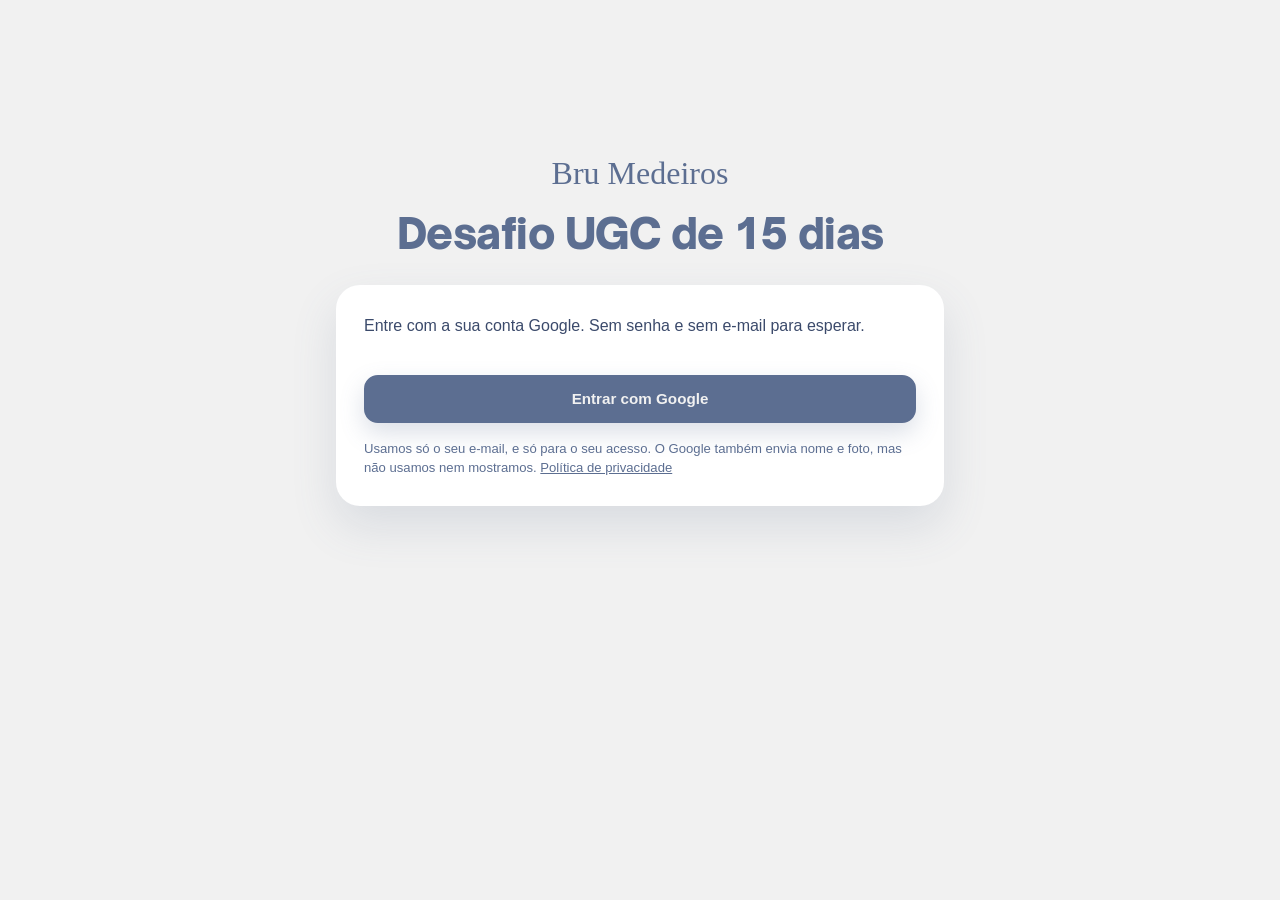
<file: index.html>
<!DOCTYPE html>
<html lang="pt-BR">
<head>
<meta charset="UTF-8">
<meta name="viewport" content="width=device-width, initial-scale=1">
<meta http-equiv="Content-Security-Policy" content="default-src 'self'; script-src 'self'; style-src 'self' https://fonts.googleapis.com; font-src 'self' https://fonts.gstatic.com; img-src 'self' data:; connect-src 'self' https://*.supabase.co; frame-src https://www.youtube-nocookie.com; base-uri 'self'; form-action 'none'">
<meta name="robots" content="noindex, nofollow">
<meta name="theme-color" content="#f1f1f1">
<title>Desafio UGC de 15 dias</title>
<link rel="icon" type="image/png" href="favicon.png">
<link rel="preconnect" href="https://fonts.googleapis.com">
<link rel="preconnect" href="https://fonts.gstatic.com" crossorigin>
<link href="https://fonts.googleapis.com/css2?family=Montserrat:wght@400;500;600;700&family=Pinyon+Script&display=swap" rel="stylesheet">
<link rel="preload" as="font" type="font/woff2" href="fonts/open-sauce-sans-900.woff2" crossorigin>
<link rel="stylesheet" href="css/app.css">
</head>
<body>
<a class="pular" href="#principal">Pular para o conteúdo</a>
<header class="topbar" id="topbar">
  <button class="btn-menu" id="btn-menu" type="button" aria-expanded="false" aria-controls="menu">Menu</button>
  <span class="topbar-titulo" id="topbar-titulo"></span>
  <span class="topbar-prog" id="topbar-prog"></span>
</header>
<aside class="menu" id="menu" aria-label="Menu do desafio"></aside>
<div class="menu-fundo" id="menu-fundo"></div>
<main id="principal" tabindex="-1">
  <p class="carregando" id="carregando">Carregando…</p>
</main>
<div id="aviso" class="aviso" role="status" aria-live="polite" hidden></div>
<script src="js/supabase.js"></script>
<script src="js/config.js"></script>
<script type="module" src="js/app.js"></script>
</body>
</html>
</file>
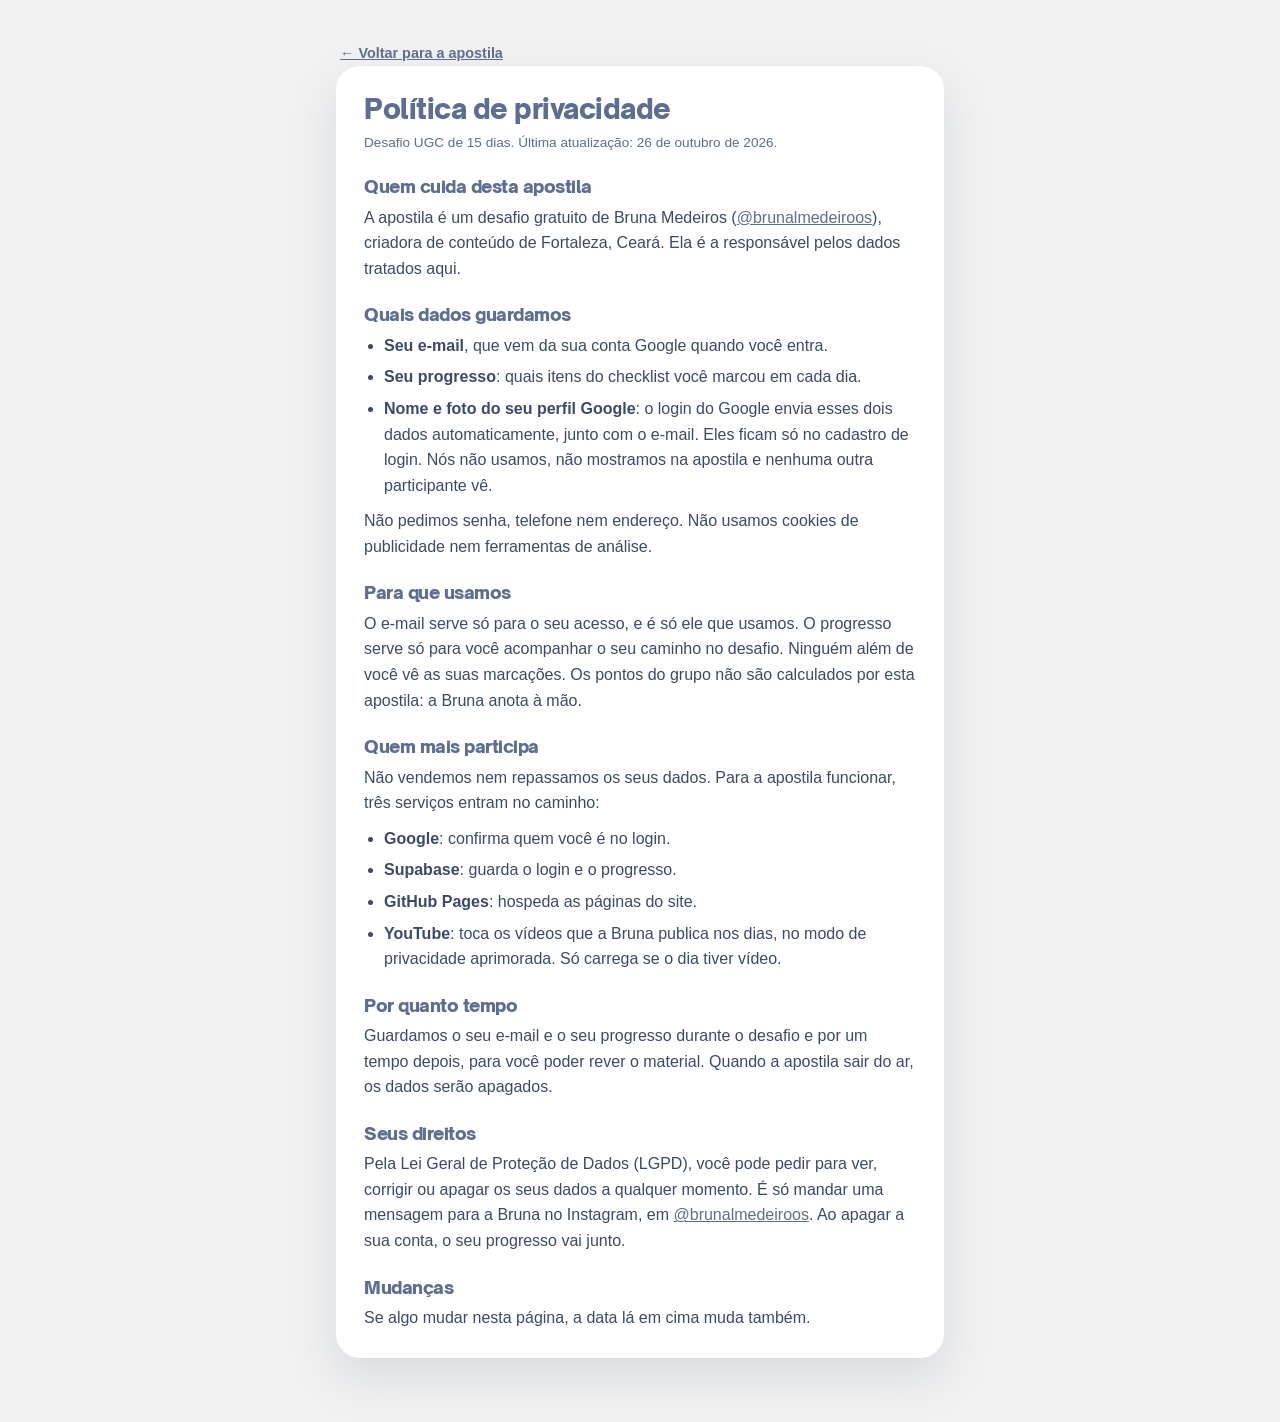
<file: privacidade.html>
<!DOCTYPE html>
<html lang="pt-BR">
<head>
<meta charset="UTF-8">
<meta name="viewport" content="width=device-width, initial-scale=1">
<meta http-equiv="Content-Security-Policy" content="default-src 'self'; style-src 'self' https://fonts.googleapis.com; font-src 'self' https://fonts.gstatic.com; img-src 'self' data:; base-uri 'self'; form-action 'none'">
<meta name="robots" content="noindex, nofollow">
<meta name="theme-color" content="#f1f1f1">
<title>Privacidade: Desafio UGC de 15 dias</title>
<link rel="icon" type="image/png" href="favicon.png">
<link rel="preconnect" href="https://fonts.googleapis.com">
<link rel="preconnect" href="https://fonts.gstatic.com" crossorigin>
<link href="https://fonts.googleapis.com/css2?family=Montserrat:wght@400;500;600;700&family=Pinyon+Script&display=swap" rel="stylesheet">
<link rel="stylesheet" href="css/app.css">
</head>
<body>
<main class="texto-legal">
  <a class="btn-texto voltar" href="./">← Voltar para a apostila</a>
  <article class="card">
    <h1>Política de privacidade</h1>
    <p class="atualizado">Desafio UGC de 15 dias. Última atualização: 26 de outubro de 2026.</p>

    <h2>Quem cuida desta apostila</h2>
    <p>A apostila é um desafio gratuito de Bruna Medeiros (<a href="https://www.instagram.com/brunalmedeiroos/" rel="noopener noreferrer">@brunalmedeiroos</a>), criadora de conteúdo de Fortaleza, Ceará. Ela é a responsável pelos dados tratados aqui.</p>

    <h2>Quais dados guardamos</h2>
    <ul>
      <li><strong>Seu e-mail</strong>, que vem da sua conta Google quando você entra.</li>
      <li><strong>Seu progresso</strong>: quais itens do checklist você marcou em cada dia.</li>
      <li><strong>Nome e foto do seu perfil Google</strong>: o login do Google envia esses dois dados automaticamente, junto com o e-mail. Eles ficam só no cadastro de login. Nós não usamos, não mostramos na apostila e nenhuma outra participante vê.</li>
    </ul>
    <p>Não pedimos senha, telefone nem endereço. Não usamos cookies de publicidade nem ferramentas de análise.</p>

    <h2>Para que usamos</h2>
    <p>O e-mail serve só para o seu acesso, e é só ele que usamos. O progresso serve só para você acompanhar o seu caminho no desafio. Ninguém além de você vê as suas marcações. Os pontos do grupo não são calculados por esta apostila: a Bruna anota à mão.</p>

    <h2>Quem mais participa</h2>
    <p>Não vendemos nem repassamos os seus dados. Para a apostila funcionar, três serviços entram no caminho:</p>
    <ul>
      <li><strong>Google</strong>: confirma quem você é no login.</li>
      <li><strong>Supabase</strong>: guarda o login e o progresso.</li>
      <li><strong>GitHub Pages</strong>: hospeda as páginas do site.</li>
      <li><strong>YouTube</strong>: toca os vídeos que a Bruna publica nos dias, no modo de privacidade aprimorada. Só carrega se o dia tiver vídeo.</li>
    </ul>

    <h2>Por quanto tempo</h2>
    <p>Guardamos o seu e-mail e o seu progresso durante o desafio e por um tempo depois, para você poder rever o material. Quando a apostila sair do ar, os dados serão apagados.</p>

    <h2>Seus direitos</h2>
    <p>Pela Lei Geral de Proteção de Dados (LGPD), você pode pedir para ver, corrigir ou apagar os seus dados a qualquer momento. É só mandar uma mensagem para a Bruna no Instagram, em <a href="https://www.instagram.com/brunalmedeiroos/" rel="noopener noreferrer">@brunalmedeiroos</a>. Ao apagar a sua conta, o seu progresso vai junto.</p>

    <h2>Mudanças</h2>
    <p>Se algo mudar nesta página, a data lá em cima muda também.</p>
  </article>
</main>
</body>
</html>
</file>
<file: css/app.css>
/* Identidade do portfólio brunamedeiros.com: mesmas cores, fontes e raios. */
@font-face {
  font-family: 'Open Sauce Sans';
  src: url('../fonts/open-sauce-sans-900.woff2') format('woff2');
  font-weight: 900;
  font-style: normal;
  font-display: swap;
}

:root {
  --blue-light: #9cbbd8;
  --blue-dark: #5c6e91;
  --ink: #3b4a6b;
  --butter: #f5e1b4;
  --offwhite: #f1f1f1;
  --white: #ffffff;
  --linha: rgba(92, 110, 145, 0.16);
  --shadow-soft: 0 20px 45px rgba(92, 110, 145, 0.16);
  --shadow-hard: 0 10px 24px rgba(92, 110, 145, 0.22);
  --erro: #a3392f;

  --font-display: 'Open Sauce Sans', 'Montserrat', sans-serif;
  --font-body: 'Montserrat', sans-serif;
  --font-script: 'Pinyon Script', cursive;
}

* { box-sizing: border-box; margin: 0; padding: 0; }

html { -webkit-text-size-adjust: 100%; }

body {
  font-family: var(--font-body);
  font-size: 1rem;
  line-height: 1.6;
  color: var(--ink);
  background: var(--offwhite);
  min-height: 100vh;
  -webkit-font-smoothing: antialiased;
}

main {
  width: 100%;
  max-width: 640px;
  margin: 0 auto;
  padding: 24px 16px 64px;
  outline: none;
}

h1, h2, h3 {
  font-family: var(--font-display);
  font-weight: 900;
  letter-spacing: -0.5px;
  line-height: 1.1;
  color: var(--blue-dark);
}
h1 { font-size: clamp(1.9rem, 8vw, 2.6rem); }
h2 { font-size: 1.35rem; }

a { color: var(--blue-dark); }
ul { list-style: none; }

.pular {
  position: absolute; left: -999px; top: 8px;
  background: var(--blue-dark); color: var(--offwhite);
  padding: 10px 14px; border-radius: 10px; z-index: 10;
}
.pular:focus { left: 8px; }

:focus-visible { outline: 3px solid var(--blue-dark); outline-offset: 3px; border-radius: 6px; }

.carregando { text-align: center; padding: 80px 0; color: var(--blue-dark); font-weight: 600; }

/* ---------- Card ---------- */
.card {
  background: var(--white);
  border-radius: 24px;
  box-shadow: var(--shadow-soft);
  padding: 24px 20px;
}
.card + .card { margin-top: 16px; }

/* ---------- Botões ---------- */
.btn {
  display: inline-flex; align-items: center; justify-content: center; gap: 8px;
  min-height: 48px;
  font-family: var(--font-body); font-weight: 700; font-size: 0.95rem;
  padding: 12px 24px; border-radius: 14px; border: 2px solid var(--blue-dark);
  background: transparent; color: var(--blue-dark);
  cursor: pointer; text-decoration: none; text-align: center;
  transition: transform 0.25s ease, box-shadow 0.25s ease, background 0.25s ease, color 0.25s ease;
}
.btn:hover { background: var(--blue-dark); color: var(--offwhite); transform: translateY(-2px); }
.btn-primario { background: var(--blue-dark); color: var(--offwhite); box-shadow: var(--shadow-hard); }
.btn-primario:hover { box-shadow: 0 16px 30px rgba(92, 110, 145, 0.3); }
.btn[disabled], .btn[aria-disabled='true'] {
  opacity: 0.5; cursor: not-allowed; transform: none; background: transparent; color: var(--blue-dark); box-shadow: none;
}
.btn-bloco { width: 100%; }
.btn-texto {
  background: none; border: none; min-height: 44px; padding: 8px 4px;
  font: inherit; font-weight: 600; font-size: 0.9rem; color: var(--blue-dark); cursor: pointer; text-decoration: underline;
}

/* ---------- Login ---------- */
.login { padding-top: 12vh; text-align: center; }
.marca { font-family: var(--font-script); font-size: 2rem; color: var(--blue-dark); margin-bottom: 12px; }
.login h1 { margin-bottom: 16px; }
.login .card { text-align: left; margin-top: 28px; }
.login .card p { margin-bottom: 20px; }
.privacidade { font-size: 0.82rem; line-height: 1.5; color: var(--blue-dark); margin: 16px 0 0 !important; }

/* ---------- Topo / progresso ---------- */
.topo { display: flex; align-items: center; justify-content: space-between; gap: 12px; margin-bottom: 20px; }
.topo .marca { font-size: 1.6rem; margin: 0; }


/* ---------- Lista de dias ---------- */
.lista-dias { margin-top: 16px; padding: 8px 8px; }
.dia-item {
  display: flex; align-items: center; gap: 14px; width: 100%;
  min-height: 60px; padding: 10px 12px;
  background: none; border: none; border-radius: 14px; text-align: left;
  font: inherit; color: inherit; cursor: pointer; text-decoration: none;
}
.dia-item:hover:not([aria-disabled='true']) { background: var(--offwhite); }
.dia-item + .dia-item { border-top: 1px solid var(--linha); border-radius: 0 0 14px 14px; }
.dia-item[aria-disabled='true'] { cursor: default; color: var(--blue-dark); }
.dia-icone { flex: none; width: 28px; display: flex; justify-content: center; color: var(--blue-dark); font-family: var(--font-display); font-weight: 900; }
.dia-icone svg { width: 22px; height: 22px; }
.dia-texto { flex: 1; min-width: 0; }
.dia-num { display: block; font-size: 0.72rem; font-weight: 700; letter-spacing: 0.06em; text-transform: uppercase; color: var(--blue-dark); }
.dia-titulo { display: block; font-weight: 600; line-height: 1.3; }
.dia-lado { flex: none; font-size: 0.78rem; font-weight: 600; color: var(--blue-dark); text-align: right; }
.dia-item.concluido .dia-titulo { color: var(--blue-dark); }

/* ---------- Página do dia ---------- */
.voltar { margin-bottom: 8px; }
.cabeca-dia { margin: 4px 0 20px; }
.cabeca-dia .dia-num { margin-bottom: 6px; }

.secao h2 { margin-bottom: 12px; }
.secao .rotulo { display: block; font-size: 0.72rem; font-weight: 700; letter-spacing: 0.06em; text-transform: uppercase; color: var(--blue-dark); margin-bottom: 6px; }
.secao p + p { margin-top: 12px; }
.secao .btn { margin-top: 16px; }

.links-estudo li { padding: 12px 0; border-top: 1px solid var(--linha); }
.links-estudo li:first-child { border-top: none; padding-top: 0; }
.links-estudo a, .links-estudo .sem-link { font-weight: 600; }
.links-estudo .sem-link { color: var(--blue-dark); }
.tempo { font-size: 0.88rem; color: var(--blue-dark); margin-bottom: 14px; font-weight: 600; }


.checklist li { border-top: 1px solid var(--linha); }
.checklist li:first-child { border-top: none; }
.check { display: flex; align-items: flex-start; gap: 14px; min-height: 52px; padding: 12px 0; cursor: pointer; }
.check input { flex: none; width: 24px; height: 24px; margin-top: 1px; accent-color: var(--blue-dark); cursor: pointer; }
.check span { flex: 1; }
.opcional { font-size: 0.78rem; font-weight: 600; color: var(--blue-dark); background: var(--offwhite); padding: 2px 8px; border-radius: 8px; margin-left: 6px; white-space: nowrap; }
.nota { font-size: 0.82rem; color: var(--blue-dark); margin-top: 12px; }

.navegacao { display: grid; grid-template-columns: 1fr 1fr; gap: 12px; margin-top: 24px; }
.navegacao .btn { width: 100%; padding-left: 12px; padding-right: 12px; }
.navegacao .prox { grid-column: 2; }
.navegacao .ant { grid-column: 1; }

.fechado { text-align: center; padding: 32px 20px; }
.fechado h1 { font-size: 1.6rem; margin-bottom: 12px; }
.fechado .btn { margin-top: 20px; }

.aviso {
  position: fixed; left: 16px; right: 16px; bottom: 16px; max-width: 480px; margin: 0 auto;
  background: var(--ink); color: var(--offwhite); padding: 14px 16px; border-radius: 14px;
  font-weight: 600; font-size: 0.92rem; box-shadow: var(--shadow-hard); z-index: 20;
}
.aviso.erro { background: var(--erro); }

@media (min-width: 640px) {
  main { padding-top: 40px; }
  .card { padding: 28px 28px; }
  .anel { width: 112px; height: 112px; }
}
@media (prefers-reduced-motion: reduce) {
  * { transition: none !important; }
}

/* ---------- Página de privacidade ---------- */
.texto-legal h1 { font-size: 1.7rem; margin-bottom: 8px; }
.texto-legal h2 { font-size: 1.1rem; margin: 24px 0 8px; }
.texto-legal p + p, .texto-legal ul + p, .texto-legal p + ul { margin-top: 10px; }
.texto-legal ul { padding-left: 20px; list-style: disc; }
.texto-legal li + li { margin-top: 6px; }
.texto-legal .atualizado { font-size: 0.85rem; color: var(--blue-dark); }

.erro-login { background: var(--offwhite); border-left: 4px solid var(--erro); border-radius: 10px; padding: 12px 14px; font-size: 0.9rem; color: var(--erro); font-weight: 600; word-break: break-word; }

/* ---------- Documento do dia ---------- */
.documento { margin-bottom: 8px; }
.documento h3 { font-size: 1.15rem; margin: 22px 0 8px; }
.documento h4 { font-size: 1rem; margin: 18px 0 6px; }
.documento > :first-child { margin-top: 0; }
.documento p { margin-top: 10px; }
.documento ul, .documento ol { margin: 10px 0 0; padding-left: 22px; }
.documento ul { list-style: disc; }
.documento li + li { margin-top: 6px; }
.documento blockquote { margin: 14px 0; padding: 4px 0 4px 14px; border-left: 4px solid var(--blue-light); font-weight: 600; color: var(--blue-dark); }
.documento hr { border: none; border-top: 1px solid var(--linha); margin: 18px 0; }
.documento a { word-break: break-word; }
.documento.previa { margin-top: 10px; padding: 14px; border: 1px dashed var(--blue-light); border-radius: 14px; min-height: 48px; }

/* ---------- Admin ---------- */
.titulo-admin { margin: 4px 0 16px; }
.campo { display: block; margin-top: 14px; }
.campo > span { display: block; font-size: 0.78rem; font-weight: 700; letter-spacing: 0.04em; text-transform: uppercase; color: var(--blue-dark); margin-bottom: 6px; }
.campo small { display: block; margin-top: 6px; font-size: 0.8rem; color: var(--blue-dark); }
input[type='text'], input[type='url'], input[type='number'], input[type='date'], textarea {
  width: 100%; font: inherit; color: var(--ink); background: var(--white);
  border: 2px solid var(--linha); border-radius: 12px; padding: 12px 14px; min-height: 48px;
}
textarea { resize: vertical; line-height: 1.5; }
input:focus, textarea:focus { outline: none; border-color: var(--blue-dark); }
.linhas { display: grid; gap: 10px; margin-top: 8px; }
.linha { display: grid; gap: 8px; padding: 12px; background: var(--offwhite); border-radius: 14px; }
.linha-check { grid-template-columns: 1fr; }
.mini { font-size: 0.85rem; font-weight: 600; display: flex; align-items: center; gap: 8px; min-height: 36px; }
.mini input { width: 20px; height: 20px; accent-color: var(--blue-dark); }
.ajuda { margin-top: 12px; font-size: 0.88rem; }
.ajuda summary { cursor: pointer; font-weight: 700; color: var(--blue-dark); min-height: 32px; }
.secao .btn-texto { margin-top: 8px; }
#principal .btn-primario[type='button'] { margin-top: 16px; }
.documento + .links-estudo { margin-top: 18px; padding-top: 16px; border-top: 1px solid var(--linha); }
.documento + .links-estudo li:first-child { border-top: none; padding-top: 0; }

.acoes { display: grid; gap: 12px; margin-top: 20px; }
.acoes .btn { width: 100%; margin-top: 0 !important; }
.previa-dia { margin-top: 24px; padding: 16px 12px 20px; border: 2px dashed var(--blue-light); border-radius: 28px; }
.previa-dia[hidden] { display: none; }
.aviso-previa { margin: 0 0 12px; font-weight: 600; }

/* ---------- Vídeo do dia ---------- */
.video { margin-bottom: 16px; }
.prefere { font-size: 0.88rem; font-weight: 600; color: var(--blue-dark); margin-bottom: 8px; }
.video-moldura { position: relative; width: 100%; aspect-ratio: 16 / 9; border-radius: 14px; overflow: hidden; background: var(--offwhite); }
.video-moldura iframe { position: absolute; inset: 0; width: 100%; height: 100%; border: 0; }

/* celular: apelido na largura toda; pontos e "Remover" embaixo */
.linha-rank { grid-template-columns: 3em 1fr auto; grid-template-areas: "pos nome nome" "pos pts rem"; align-items: center; column-gap: 10px; }
.linha-rank > :nth-child(1) { grid-area: pos; }
.linha-rank > :nth-child(2) { grid-area: nome; }
.linha-rank > :nth-child(3) { grid-area: pts; }
.linha-rank > :nth-child(4) { grid-area: rem; justify-self: end; }
@media (min-width: 560px) {
  .linha-rank { grid-template-columns: 3em 1fr 7em auto; grid-template-areas: "pos nome pts rem"; }
}
.painel-card { margin-bottom: 16px; }
.painel-card p { margin-bottom: 14px; }
.painel-card .btn { width: 100%; }

/* ---------- Layout com menu lateral (estilo guia por etapas) ---------- */
.topbar, .menu, .menu-fundo { display: none; }
.etiqueta { font-size: 0.75rem; font-weight: 700; letter-spacing: 0.08em; text-transform: uppercase; color: var(--blue-dark); margin-bottom: 8px; }
.lead { font-size: 1.1rem; font-weight: 500; margin: 12px 0 20px; }
.btn-bloco { width: 100%; }
.nota { font-size: 0.85rem; color: var(--blue-dark); }

.com-menu .topbar {
  display: flex; align-items: center; justify-content: space-between; gap: 12px;
  position: sticky; top: 0; z-index: 15; padding: 10px 16px; min-height: 56px;
  background: var(--white); border-bottom: 1px solid var(--linha);
}
.btn-menu { min-height: 44px; padding: 8px 16px; font: inherit; font-weight: 700; color: var(--blue-dark); background: var(--offwhite); border: 2px solid var(--linha); border-radius: 12px; cursor: pointer; }
.topbar-titulo { font-family: var(--font-display); font-weight: 900; color: var(--blue-dark); }
.topbar-prog { font-weight: 700; color: var(--blue-dark); min-width: 3em; text-align: right; }

.com-menu .menu {
  display: block; position: fixed; top: 0; bottom: 0; left: 0; z-index: 30;
  width: min(88vw, 340px); padding: 24px 16px 28px; overflow-y: auto;
  background: var(--white);
  transform: translateX(-102%); transition: transform 0.25s ease;
}
.com-menu.menu-aberto .menu { transform: none; box-shadow: var(--shadow-hard); }
.com-menu.menu-aberto .menu-fundo { display: block; position: fixed; inset: 0; z-index: 25; background: rgba(59, 74, 107, 0.4); }

.menu .marca { font-size: 1.6rem; margin: 0 0 4px; }
.menu-titulo-app { display: block; font-family: var(--font-display); font-weight: 900; font-size: 1.25rem; line-height: 1.15; letter-spacing: -0.3px; color: var(--blue-dark); text-decoration: none; margin-bottom: 16px; }
.prog { padding: 14px; margin-bottom: 18px; background: var(--offwhite); border-radius: 16px; }
.prog-pct { font-family: var(--font-display); font-weight: 900; font-size: 2rem; line-height: 1; color: var(--blue-dark); }
.prog-barra { display: block; width: 100%; height: 10px; margin: 8px 0 6px; border-radius: 999px; overflow: hidden; border: none; background: var(--white); accent-color: var(--blue-dark); }
.prog-barra::-webkit-progress-bar { background: var(--white); }
.prog-barra::-webkit-progress-value { background: var(--blue-dark); border-radius: 999px; }
.prog-barra::-moz-progress-bar { background: var(--blue-dark); border-radius: 999px; }
.prog-texto { font-size: 0.85rem; font-weight: 600; color: var(--blue-dark); }

.menu-grupo { margin-bottom: 14px; }
.menu-etapa { font-size: 0.7rem; font-weight: 700; letter-spacing: 0.08em; text-transform: uppercase; color: var(--blue-dark); margin: 0 0 4px 8px; }
.menu-item { display: flex; align-items: center; gap: 10px; min-height: 48px; padding: 8px; border-radius: 12px; color: var(--ink); text-decoration: none; }
a.menu-item:hover { background: var(--offwhite); }
.menu-item.ativo { background: var(--offwhite); box-shadow: inset 3px 0 0 var(--blue-dark); }
.menu-item.fechado-item { color: var(--blue-dark); opacity: 0.8; cursor: default; }
.menu-num { flex: none; width: 1.8em; text-align: center; font-family: var(--font-display); font-weight: 900; color: var(--blue-dark); }
.menu-titulo { flex: 1; min-width: 0; font-weight: 600; font-size: 0.92rem; line-height: 1.25; }
.menu-titulo small { display: block; font-size: 0.75rem; font-weight: 600; color: var(--blue-dark); }
.menu-lado { flex: none; width: 20px; color: var(--blue-dark); }
.menu-lado svg { width: 18px; height: 18px; display: block; }
.menu-rodape { display: grid; gap: 4px; margin-top: 12px; padding-top: 12px; border-top: 1px solid var(--linha); }

@media (min-width: 900px) {
  .com-menu { display: grid; grid-template-columns: 300px minmax(0, 1fr); }
  .com-menu .topbar { display: none; }
  .com-menu .menu { position: sticky; top: 0; height: 100vh; width: auto; grid-column: 1; transform: none; box-shadow: none; border-right: 1px solid var(--linha); }
  .com-menu main { grid-column: 2; justify-self: center; width: 100%; max-width: 720px; padding-top: 40px; }
  .com-menu .menu-fundo { display: none !important; }
}

/* PDF / impressão: só o conteúdo do dia */
@media print {
  .topbar, .menu, .menu-fundo, .navegacao, .aviso, .pular { display: none !important; }
  .com-menu { display: block; }
  body { background: #fff; }
  .card { box-shadow: none; border: 1px solid var(--linha); break-inside: avoid; }
}

.inicio-progresso .prog-texto, .card .prog-texto { margin-bottom: 16px; }
</file>
